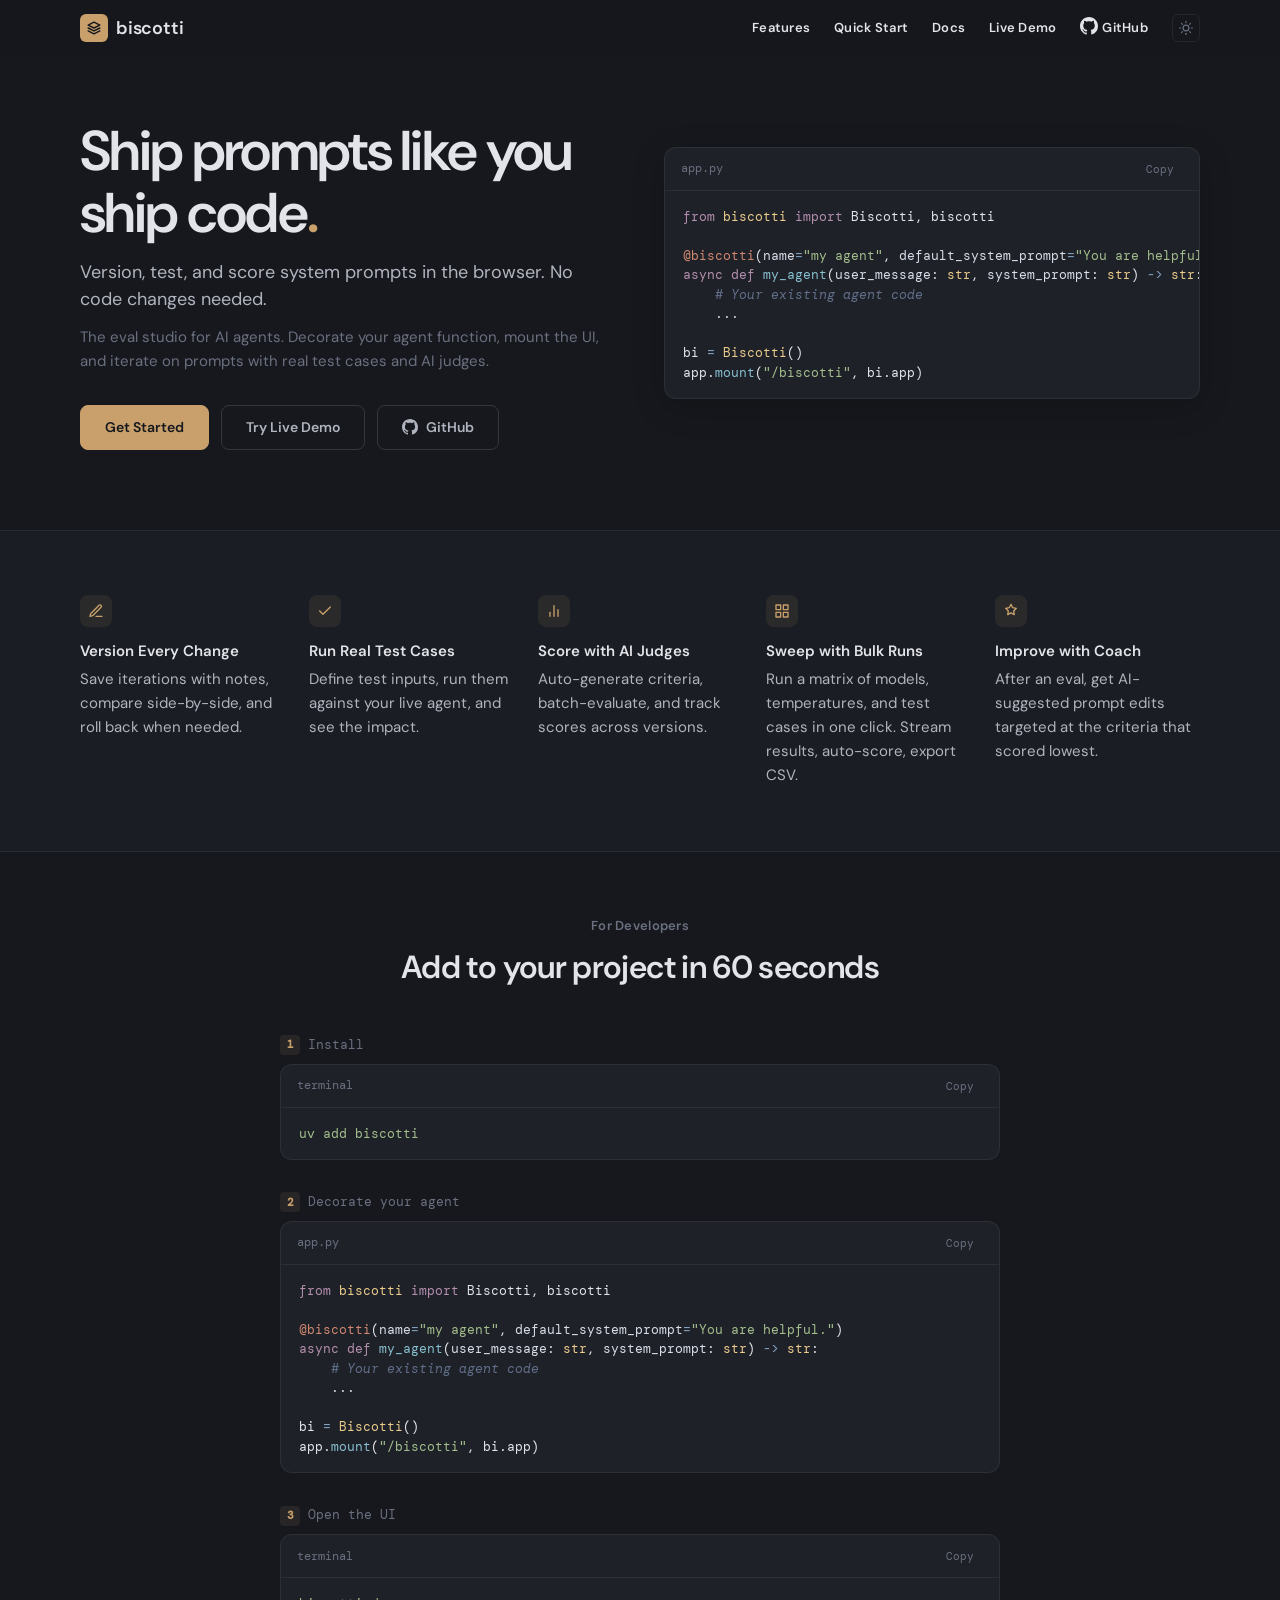
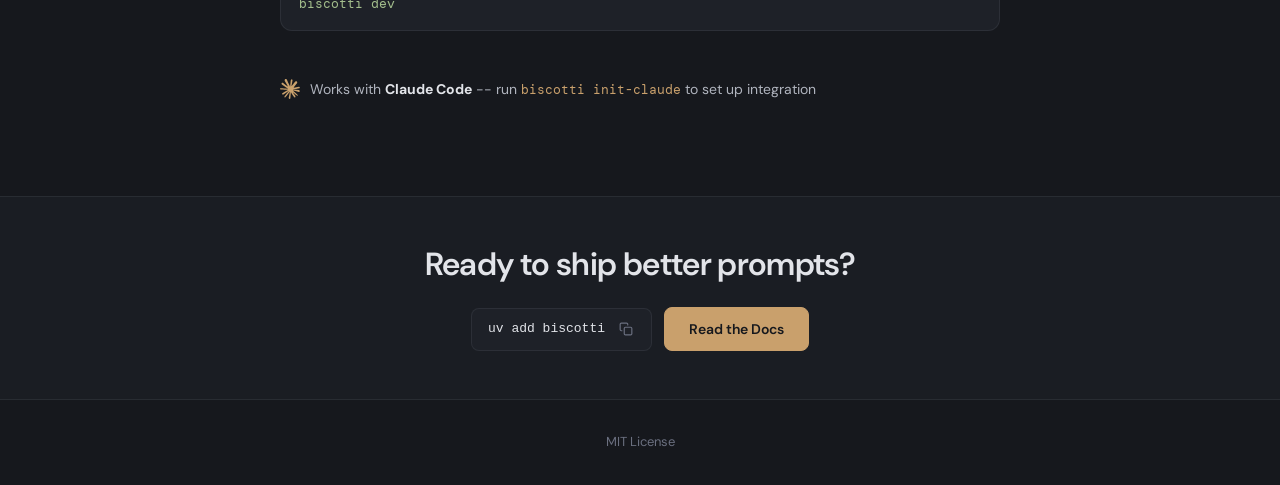
<file: biscotti/ui/static/index.html>
<!DOCTYPE html>
<html lang="en" data-theme="dark">
<head>
<script>document.documentElement.setAttribute('data-theme',localStorage.getItem('biscotti-theme')||'dark')</script>
<meta charset="UTF-8">
<meta name="viewport" content="width=device-width, initial-scale=1.0">
<title>biscotti -- The prompt eval studio for AI agents</title>
<meta name="description" content="Iterate on system prompts with real test cases, track every version, and score quality with AI judges.">
<link rel="preconnect" href="https://fonts.googleapis.com">
<link rel="preconnect" href="https://fonts.gstatic.com" crossorigin>
<link href="https://fonts.googleapis.com/css2?family=DM+Sans:opsz,wght@9..40,400;9..40,600&family=DM+Mono:wght@400&display=swap" rel="stylesheet">
<style>
/* ================================================================
   CSS Variables -- unified with main app tokens
   ================================================================ */
:root {
  --font-body: 'DM Sans', system-ui, sans-serif;
  --font-mono: 'DM Mono', 'Menlo', monospace;
}

[data-theme="dark"] {
  --bg: #16181d;
  --bg-alt: #1a1d23;
  --surface: #1e2128;
  --border: rgba(200,210,230,0.08);
  --border-hover: rgba(200,210,230,0.16);
  --text: #e2e4e9;
  --text-muted: #b0b4be;
  --text-dim: #6b7080;
  --accent: #c9a06c;
  --accent-hover: #d4af7f;
  --accent-dim: rgba(201,160,108,0.10);
  --accent-border: rgba(201,160,108,0.25);
  --accent-contrast: #16181d;

  --code-keyword: #b48ead;
  --code-string: #a3be8c;
  --code-function: #88c0d0;
  --code-comment: #616e88;
  --code-decorator: #d08770;
  --code-class: #ebcb8b;
  --code-param: #d8dee9;
  --code-operator: #81a1c1;
  --code-shell: #a3be8c;
}

[data-theme="light"] {
  --bg: #f5f4f1;
  --bg-alt: #efeee9;
  --surface: #ffffff;
  --border: rgba(0,0,0,0.06);
  --border-hover: rgba(0,0,0,0.12);
  --text: #1c1917;
  --text-muted: #57534e;
  --text-dim: #a8a29e;
  --accent: #a17a45;
  --accent-hover: #8b6935;
  --accent-dim: rgba(161,122,69,0.08);
  --accent-border: rgba(161,122,69,0.20);
  --accent-contrast: #ffffff;

  --code-keyword: #7c3aed;
  --code-string: #16a34a;
  --code-function: #0891b2;
  --code-comment: #a8a29e;
  --code-decorator: #ea580c;
  --code-class: #ca8a04;
  --code-param: #44403c;
  --code-operator: #2563eb;
  --code-shell: #16a34a;
}

/* ================================================================
   Reset & Base
   ================================================================ */
*, *::before, *::after { margin: 0; padding: 0; box-sizing: border-box; }

html {
  scroll-behavior: smooth;
  -webkit-font-smoothing: antialiased;
  -moz-osx-font-smoothing: grayscale;
}

body {
  font-family: var(--font-body);
  background: var(--bg);
  color: var(--text);
  line-height: 1.6;
  overflow-x: hidden;
}

a { color: var(--accent); text-decoration: none; transition: color 0.2s ease; }
a:hover { color: var(--accent-hover); }

/* ================================================================
   Layout
   ================================================================ */
.container {
  max-width: 1120px;
  margin: 0 auto;
  padding: 0 24px;
}

/* ================================================================
   Nav -- blur backdrop, scroll-aware border
   ================================================================ */
.nav {
  position: fixed;
  top: 0;
  left: 0;
  right: 0;
  z-index: 100;
  padding: 0 24px;
  background: color-mix(in srgb, var(--bg) 80%, transparent);
  backdrop-filter: blur(12px);
  -webkit-backdrop-filter: blur(12px);
  border-bottom: 1px solid transparent;
  transition: border-color 0.3s ease;
}

.nav.scrolled {
  border-bottom-color: var(--border);
}

.nav-inner {
  max-width: 1120px;
  margin: 0 auto;
  height: 56px;
  display: flex;
  align-items: center;
  justify-content: space-between;
}

.nav-brand {
  display: flex;
  align-items: center;
  gap: 8px;
  font-size: 18px;
  font-weight: 600;
  color: var(--text);
  letter-spacing: -0.01em;
}

.nav-brand:hover { color: var(--text); }

.nav-brand-icon {
  width: 28px;
  height: 28px;
  border-radius: 6px;
  background: var(--accent);
  display: flex;
  align-items: center;
  justify-content: center;
}

.nav-links {
  display: flex;
  align-items: center;
  gap: 24px;
}

.nav-links a {
  font-size: 13px;
  font-weight: 600;
  color: var(--text);
  letter-spacing: 0.02em;
  transition: color 0.2s ease;
  white-space: nowrap;
}

.nav-links a:hover { color: var(--accent); }

.theme-toggle {
  background: none;
  border: 1px solid var(--border);
  border-radius: 6px;
  color: var(--text-dim);
  cursor: pointer;
  padding: 4px 6px;
  font-size: 14px;
  line-height: 1;
  display: flex;
  align-items: center;
  justify-content: center;
  width: 28px;
  height: 28px;
  transition: color 0.2s ease, border-color 0.2s ease, background 0.2s ease;
}
.theme-toggle:hover {
  color: var(--accent);
  border-color: var(--accent);
  background: var(--accent-dim);
}

/* Show sun in dark mode, moon in light mode */
[data-theme="dark"] .icon-moon { display: none; }
[data-theme="dark"] .icon-sun { display: block; }
[data-theme="light"] .icon-sun { display: none; }
[data-theme="light"] .icon-moon { display: block; }

/* ================================================================
   Hero -- split layout, code on the right
   ================================================================ */
.hero {
  padding: 120px 24px 80px;
}

.hero-inner {
  max-width: 1120px;
  margin: 0 auto;
  display: grid;
  grid-template-columns: 1fr 1fr;
  gap: 48px;
  align-items: center;
}

.hero-copy {
  text-align: left;
  min-width: 0;
}

.hero h1 {
  font-size: clamp(40px, 5vw, 56px);
  font-weight: 600;
  letter-spacing: -0.03em;
  line-height: 1.1;
  color: var(--text);
  margin-bottom: 16px;
}

.hero h1 .accent-dot {
  color: var(--accent);
}

.hero .tagline {
  font-size: 18px;
  font-weight: 400;
  color: var(--text-muted);
  line-height: 1.5;
  margin-bottom: 12px;
}

.hero .subtext {
  font-size: 15px;
  color: var(--text-dim);
  line-height: 1.6;
  margin-bottom: 32px;
}

.hero-actions {
  display: flex;
  align-items: center;
  gap: 12px;
}

.hero-code {
  position: relative;
  min-width: 0;
}

.hero-code .code-block {
  box-shadow: 0 8px 32px rgba(0,0,0,0.2);
}

[data-theme="light"] .hero-code .code-block {
  box-shadow: 0 8px 32px rgba(0,0,0,0.08);
}

/* ================================================================
   Buttons -- primary, ghost, tertiary with all states
   ================================================================ */
.btn {
  display: inline-flex;
  align-items: center;
  justify-content: center;
  gap: 8px;
  padding: 10px 24px;
  border-radius: 8px;
  font-family: var(--font-body);
  font-size: 14px;
  font-weight: 600;
  cursor: pointer;
  border: 1px solid transparent;
  transition: all 0.15s ease;
  -webkit-user-select: none;
  user-select: none;
}

.btn:focus-visible {
  outline: 2px solid var(--accent);
  outline-offset: 2px;
}

.btn:active {
  transform: scale(0.98);
}

.btn-primary {
  background: var(--accent);
  color: var(--accent-contrast);
  border-color: var(--accent);
}

.btn-primary:hover {
  background: var(--accent-hover);
  border-color: var(--accent-hover);
  color: var(--accent-contrast);
}

.btn-ghost {
  background: transparent;
  color: var(--text-muted);
  border-color: var(--border-hover);
}

.btn-ghost:hover {
  border-color: var(--text-dim);
  color: var(--text);
}

.btn-ghost svg {
  width: 16px;
  height: 16px;
}

/* ================================================================
   Code blocks -- elevated surface for depth
   ================================================================ */
.code-block {
  background: var(--surface);
  border: 1px solid var(--border);
  border-radius: 12px;
  overflow: hidden;
  margin-bottom: 24px;
}

.code-header {
  display: flex;
  align-items: center;
  justify-content: space-between;
  padding: 10px 16px;
  border-bottom: 1px solid var(--border);
}

.code-header .lang {
  font-family: var(--font-mono);
  font-size: 12px;
  color: var(--text-dim);
}

.code-header .copy-btn {
  position: relative;
  background: none;
  border: 1px solid transparent;
  border-radius: 4px;
  padding: 3px 8px;
  font-family: var(--font-mono);
  font-size: 11px;
  color: var(--text-dim);
  cursor: pointer;
  transition: all 0.15s ease;
}

.code-header .copy-btn:hover {
  border-color: var(--border-hover);
  color: var(--text-muted);
}

.code-header .copy-btn:focus-visible {
  outline: 2px solid var(--accent);
  outline-offset: 2px;
}

.code-header .copy-btn.copied {
  color: var(--accent);
  border-color: var(--accent-border);
}

.code-body {
  padding: 16px 18px;
  overflow-x: auto;
}

.code-body pre {
  font-family: var(--font-mono);
  font-size: 13px;
  line-height: 1.5;
  color: var(--text);
  white-space: pre;
  tab-size: 4;
}

/* Syntax highlighting */
.kw { color: var(--code-keyword); }
.str { color: var(--code-string); }
.fn { color: var(--code-function); }
.cm { color: var(--code-comment); font-style: italic; }
.dec { color: var(--code-decorator); }
.cls { color: var(--code-class); }
.par { color: var(--code-param); }
.op { color: var(--code-operator); }
.sh { color: var(--code-shell); }

/* ================================================================
   Feature Strip -- single row, 3 items, alt background
   ================================================================ */
.features {
  background: var(--bg-alt);
  border-top: 1px solid var(--border);
  border-bottom: 1px solid var(--border);
  padding: 64px 24px;
}

.features-strip {
  max-width: 1120px;
  margin: 0 auto;
  display: grid;
  grid-template-columns: repeat(auto-fit, minmax(200px, 1fr));
  gap: 24px;
}

.feature-item {
  text-align: left;
}

.feature-item:hover h3 {
  color: var(--text);
}

.feature-icon {
  width: 32px;
  height: 32px;
  border-radius: 8px;
  display: flex;
  align-items: center;
  justify-content: center;
  margin-bottom: 12px;
  color: var(--accent);
  background: var(--accent-dim);
}

.feature-icon svg {
  width: 16px;
  height: 16px;
}

.feature-item h3 {
  font-size: 15px;
  font-weight: 600;
  margin-bottom: 4px;
  color: var(--text);
  transition: color 0.2s ease;
}

.feature-item p {
  font-size: 15px;
  line-height: 1.6;
  color: var(--text-muted);
}

/* ================================================================
   Quick Start -- numbered steps
   ================================================================ */
.quickstart {
  padding: 64px 24px 80px;
}

.section-label {
  font-size: 13px;
  font-weight: 600;
  color: var(--text-dim);
  letter-spacing: 0.02em;
  margin-bottom: 12px;
  text-align: center;
}

.section-title {
  font-size: clamp(24px, 3vw, 32px);
  font-weight: 600;
  letter-spacing: -0.02em;
  line-height: 1.2;
  text-align: center;
  color: var(--text);
  margin-bottom: 48px;
}

.quickstart-content {
  max-width: 720px;
  margin: 0 auto;
}

.step {
  margin-bottom: 32px;
}

.step:last-child {
  margin-bottom: 0;
}

.step-label {
  font-family: var(--font-mono);
  font-size: 13px;
  font-weight: 400;
  color: var(--text-dim);
  margin-bottom: 8px;
  display: flex;
  align-items: center;
  gap: 8px;
}

.step-number {
  display: inline-flex;
  align-items: center;
  justify-content: center;
  width: 20px;
  height: 20px;
  border-radius: 4px;
  background: var(--accent-dim);
  color: var(--accent);
  font-size: 11px;
  font-weight: 600;
  font-family: var(--font-mono);
}

.claude-badge {
  display: flex;
  align-items: center;
  gap: 10px;
  padding: 16px 0;
  font-size: 14px;
  color: var(--text-muted);
  line-height: 1.5;
}

.claude-badge strong {
  color: var(--text);
}

.claude-logo {
  color: var(--accent);
  flex-shrink: 0;
}

/* ================================================================
   Closing CTA Bar
   ================================================================ */
.cta-bar {
  background: var(--bg-alt);
  border-top: 1px solid var(--border);
  border-bottom: 1px solid var(--border);
  padding: 48px 24px;
  text-align: center;
}

.cta-bar h2 {
  font-size: clamp(24px, 3vw, 32px);
  font-weight: 600;
  letter-spacing: -0.02em;
  line-height: 1.2;
  color: var(--text);
  margin-bottom: 24px;
}

.cta-actions {
  display: flex;
  align-items: center;
  justify-content: center;
  gap: 12px;
  flex-wrap: wrap;
}

.cta-install {
  display: inline-flex;
  align-items: center;
  gap: 12px;
  padding: 10px 16px;
  background: var(--surface);
  border: 1px solid var(--border);
  border-radius: 8px;
  font-family: var(--font-mono);
  font-size: 13px;
  color: var(--text-muted);
}

.cta-install code {
  color: var(--text);
}

.cta-install .copy-btn {
  background: none;
  border: none;
  padding: 2px;
  cursor: pointer;
  color: var(--text-dim);
  transition: color 0.15s ease;
  display: flex;
  align-items: center;
}

.cta-install .copy-btn:hover {
  color: var(--text-muted);
}

.cta-install .copy-btn:focus-visible {
  outline: 2px solid var(--accent);
  outline-offset: 2px;
}

.cta-install .copy-btn.copied {
  color: var(--accent);
}

/* ================================================================
   Footer
   ================================================================ */
.footer {
  padding: 32px 24px;
  text-align: center;
}

.footer p {
  font-size: 13px;
  color: var(--text-dim);
}

.footer a { color: var(--text-muted); }
.footer a:hover { color: var(--text); }
.footer .sep { margin: 0 8px; opacity: .4; }

/* ================================================================
   Responsive
   ================================================================ */
@media (max-width: 768px) {
  .hero { padding: 96px 20px 48px; }
  .hero-inner {
    grid-template-columns: 1fr;
    gap: 32px;
  }
  .hero-copy { text-align: center; }
  .hero h1 { font-size: 36px; }
  .hero-actions {
    flex-direction: column;
    width: 100%;
  }
  .btn { width: 100%; justify-content: center; }
  .features-strip {
    grid-template-columns: 1fr;
    gap: 24px;
  }
  .nav-links { gap: 14px; }
  .nav-links a.hide-mobile { display: none; }
  .code-body pre { font-size: 12px; }
  .cta-actions { flex-direction: column; }
  .cta-install { width: 100%; justify-content: center; }
}

/* ================================================================
   Reduced motion
   ================================================================ */
@media (prefers-reduced-motion: reduce) {
  *, *::before, *::after {
    transition-duration: 0s !important;
    animation-duration: 0s !important;
  }
  html { scroll-behavior: auto; }
}
</style>
</head>
<body>

<!-- NAV -->
<nav class="nav" id="nav">
  <div class="nav-inner">
    <a href="#" class="nav-brand">
      <span class="nav-brand-icon">
        <svg width="14" height="14" viewBox="0 0 24 24" fill="none" stroke="currentColor" style="color:var(--accent-contrast)" stroke-width="2.5" stroke-linecap="round" stroke-linejoin="round"><path d="M12 2L2 7l10 5 10-5-10-5z"/><path d="M2 17l10 5 10-5"/><path d="M2 12l10 5 10-5"/></svg>
      </span>
      biscotti
    </a>
    <div class="nav-links">
      <a href="#features" class="hide-mobile">Features</a>
      <a href="#quickstart" class="hide-mobile">Quick Start</a>
      <a href="/docs">Docs</a>
      <a href="/app.html">Live Demo</a>
      <a href="https://github.com/gabrielmongalo/biscotti" target="_blank" rel="noopener">
        <svg width="18" height="18" viewBox="0 0 16 16" fill="currentColor" style="vertical-align:-3px;margin-right:4px"><path d="M8 0C3.58 0 0 3.58 0 8c0 3.54 2.29 6.53 5.47 7.59.4.07.55-.17.55-.38 0-.19-.01-.82-.01-1.49-2.01.37-2.53-.49-2.69-.94-.09-.23-.48-.94-.82-1.13-.28-.15-.68-.52-.01-.53.63-.01 1.08.58 1.23.82.72 1.21 1.87.87 2.33.66.07-.52.28-.87.51-1.07-1.78-.2-3.64-.89-3.64-3.95 0-.87.31-1.59.82-2.15-.08-.2-.36-1.02.08-2.12 0 0 .67-.21 2.2.82.64-.18 1.32-.27 2-.27.68 0 1.36.09 2 .27 1.53-1.04 2.2-.82 2.2-.82.44 1.1.16 1.92.08 2.12.51.56.82 1.27.82 2.15 0 3.07-1.87 3.75-3.65 3.95.29.25.54.73.54 1.48 0 1.07-.01 1.93-.01 2.2 0 .21.15.46.55.38A8.013 8.013 0 0016 8c0-4.42-3.58-8-8-8z"/></svg>GitHub
      </a>
      <button class="theme-toggle" id="themeToggle" aria-label="Toggle theme">
        <svg class="icon-sun" width="16" height="16" viewBox="0 0 24 24" fill="none" stroke="currentColor" stroke-width="2" stroke-linecap="round" stroke-linejoin="round"><circle cx="12" cy="12" r="5"/><line x1="12" y1="1" x2="12" y2="3"/><line x1="12" y1="21" x2="12" y2="23"/><line x1="4.22" y1="4.22" x2="5.64" y2="5.64"/><line x1="18.36" y1="18.36" x2="19.78" y2="19.78"/><line x1="1" y1="12" x2="3" y2="12"/><line x1="21" y1="12" x2="23" y2="12"/><line x1="4.22" y1="19.78" x2="5.64" y2="18.36"/><line x1="18.36" y1="5.64" x2="19.78" y2="4.22"/></svg>
        <svg class="icon-moon" width="16" height="16" viewBox="0 0 24 24" fill="none" stroke="currentColor" stroke-width="2" stroke-linecap="round" stroke-linejoin="round"><path d="M21 12.79A9 9 0 1 1 11.21 3 7 7 0 0 0 21 12.79z"/></svg>
      </button>
    </div>
  </div>
</nav>

<!-- HERO SPLIT -->
<section class="hero" id="hero">
  <div class="hero-inner">
    <div class="hero-copy">
      <h1>Ship prompts like you ship code<span class="accent-dot">.</span></h1>
      <p class="tagline">Version, test, and score system prompts in the browser. No code changes needed.</p>
      <p class="subtext">
        The eval studio for AI agents. Decorate your agent function, mount the UI, and iterate on prompts with real test cases and AI judges.
      </p>
      <div class="hero-actions">
        <a href="#quickstart" class="btn btn-primary">Get Started</a>
        <a href="/app.html" class="btn btn-ghost">Try Live Demo</a>
        <a href="https://github.com/gabrielmongalo/biscotti" target="_blank" rel="noopener" class="btn btn-ghost">
          <svg viewBox="0 0 24 24" fill="currentColor"><path d="M12 0C5.37 0 0 5.37 0 12c0 5.31 3.435 9.795 8.205 11.385.6.105.825-.255.825-.57 0-.285-.015-1.23-.015-2.235-3.015.555-3.795-.735-4.035-1.41-.135-.345-.72-1.41-1.23-1.695-.42-.225-1.02-.78-.015-.795.945-.015 1.62.87 1.845 1.23 1.08 1.815 2.805 1.305 3.495.99.105-.78.42-1.305.765-1.605-2.67-.3-5.46-1.335-5.46-5.925 0-1.305.465-2.385 1.23-3.225-.12-.3-.54-1.53.12-3.18 0 0 1.005-.315 3.3 1.23.96-.27 1.98-.405 3-.405s2.04.135 3 .405c2.295-1.56 3.3-1.23 3.3-1.23.66 1.65.24 2.88.12 3.18.765.84 1.23 1.905 1.23 3.225 0 4.605-2.805 5.625-5.475 5.925.435.375.81 1.095.81 2.22 0 1.605-.015 2.895-.015 3.3 0 .315.225.69.825.57A12.02 12.02 0 0024 12c0-6.63-5.37-12-12-12z"/></svg>
          GitHub
        </a>
      </div>
    </div>
    <div class="hero-code">
      <div class="code-block">
        <div class="code-header">
          <span class="lang">app.py</span>
          <button class="copy-btn" data-code="from biscotti import Biscotti, biscotti

@biscotti(name=&quot;my agent&quot;, default_system_prompt=&quot;You are helpful.&quot;)
async def my_agent(user_message: str, system_prompt: str) -> str:
    # Your existing agent code
    ...

bi = Biscotti()
app.mount(&quot;/biscotti&quot;, bi.app)">Copy</button>
        </div>
        <div class="code-body">
<pre><span class="kw">from</span> <span class="cls">biscotti</span> <span class="kw">import</span> Biscotti, biscotti

<span class="dec">@biscotti</span>(<span class="par">name</span><span class="op">=</span><span class="str">"my agent"</span>, <span class="par">default_system_prompt</span><span class="op">=</span><span class="str">"You are helpful."</span>)
<span class="kw">async def</span> <span class="fn">my_agent</span>(<span class="par">user_message</span>: <span class="cls">str</span>, <span class="par">system_prompt</span>: <span class="cls">str</span>) <span class="op">-></span> <span class="cls">str</span>:
    <span class="cm"># Your existing agent code</span>
    ...

bi <span class="op">=</span> <span class="cls">Biscotti</span>()
app.<span class="fn">mount</span>(<span class="str">"/biscotti"</span>, bi.app)</pre>
        </div>
      </div>
    </div>
  </div>
</section>

<!-- FEATURE STRIP -->
<section class="features" id="features">
  <div class="features-strip">

    <div class="feature-item">
      <div class="feature-icon">
        <svg viewBox="0 0 24 24" fill="none" stroke="currentColor" stroke-width="2" stroke-linecap="round" stroke-linejoin="round"><path d="M12 20h9"/><path d="M16.5 3.5a2.121 2.121 0 013 3L7 19l-4 1 1-4L16.5 3.5z"/></svg>
      </div>
      <h3>Version Every Change</h3>
      <p>Save iterations with notes, compare side-by-side, and roll back when needed.</p>
    </div>

    <div class="feature-item">
      <div class="feature-icon">
        <svg viewBox="0 0 24 24" fill="none" stroke="currentColor" stroke-width="2" stroke-linecap="round" stroke-linejoin="round"><polyline points="20 6 9 17 4 12"/></svg>
      </div>
      <h3>Run Real Test Cases</h3>
      <p>Define test inputs, run them against your live agent, and see the impact.</p>
    </div>

    <div class="feature-item">
      <div class="feature-icon">
        <svg viewBox="0 0 24 24" fill="none" stroke="currentColor" stroke-width="2" stroke-linecap="round" stroke-linejoin="round"><path d="M18 20V10"/><path d="M12 20V4"/><path d="M6 20v-6"/></svg>
      </div>
      <h3>Score with AI Judges</h3>
      <p>Auto-generate criteria, batch-evaluate, and track scores across versions.</p>
    </div>

    <div class="feature-item">
      <div class="feature-icon">
        <svg viewBox="0 0 24 24" fill="none" stroke="currentColor" stroke-width="2" stroke-linecap="round" stroke-linejoin="round"><rect x="3" y="3" width="7" height="7"/><rect x="14" y="3" width="7" height="7"/><rect x="3" y="14" width="7" height="7"/><rect x="14" y="14" width="7" height="7"/></svg>
      </div>
      <h3>Sweep with Bulk Runs</h3>
      <p>Run a matrix of models, temperatures, and test cases in one click. Stream results, auto-score, export CSV.</p>
    </div>

    <div class="feature-item">
      <div class="feature-icon">
        <svg viewBox="0 0 24 24" fill="none" stroke="currentColor" stroke-width="2" stroke-linecap="round" stroke-linejoin="round"><path d="M12 2l2.39 4.84L20 8l-4 3.9.94 5.5L12 14.8l-4.94 2.6L8 11.9 4 8l5.61-1.16L12 2z"/></svg>
      </div>
      <h3>Improve with Coach</h3>
      <p>After an eval, get AI-suggested prompt edits targeted at the criteria that scored lowest.</p>
    </div>

  </div>
</section>

<!-- QUICK START -->
<section class="quickstart" id="quickstart">
  <div class="container">
    <p class="section-label">For Developers</p>
    <h2 class="section-title">Add to your project in 60 seconds</h2>

    <div class="quickstart-content">

      <div class="step">
        <p class="step-label"><span class="step-number">1</span> Install</p>
        <div class="code-block">
          <div class="code-header">
            <span class="lang">terminal</span>
            <button class="copy-btn" data-code="uv add biscotti">Copy</button>
          </div>
          <div class="code-body">
<pre><span class="sh">uv add biscotti</span></pre>
          </div>
        </div>
      </div>

      <div class="step">
        <p class="step-label"><span class="step-number">2</span> Decorate your agent</p>
        <div class="code-block">
          <div class="code-header">
            <span class="lang">app.py</span>
            <button class="copy-btn" data-code="from biscotti import Biscotti, biscotti

@biscotti(name=&quot;my agent&quot;, default_system_prompt=&quot;You are helpful.&quot;)
async def my_agent(user_message: str, system_prompt: str) -> str:
    # Your existing agent code
    ...

bi = Biscotti()
app.mount(&quot;/biscotti&quot;, bi.app)">Copy</button>
          </div>
          <div class="code-body">
<pre><span class="kw">from</span> <span class="cls">biscotti</span> <span class="kw">import</span> Biscotti, biscotti

<span class="dec">@biscotti</span>(<span class="par">name</span><span class="op">=</span><span class="str">"my agent"</span>, <span class="par">default_system_prompt</span><span class="op">=</span><span class="str">"You are helpful."</span>)
<span class="kw">async def</span> <span class="fn">my_agent</span>(<span class="par">user_message</span>: <span class="cls">str</span>, <span class="par">system_prompt</span>: <span class="cls">str</span>) <span class="op">-></span> <span class="cls">str</span>:
    <span class="cm"># Your existing agent code</span>
    ...

bi <span class="op">=</span> <span class="cls">Biscotti</span>()
app.<span class="fn">mount</span>(<span class="str">"/biscotti"</span>, bi.app)</pre>
          </div>
        </div>
      </div>

      <div class="step">
        <p class="step-label"><span class="step-number">3</span> Open the UI</p>
        <div class="code-block">
          <div class="code-header">
            <span class="lang">terminal</span>
            <button class="copy-btn" data-code="biscotti dev">Copy</button>
          </div>
          <div class="code-body">
<pre><span class="sh">biscotti dev</span></pre>
          </div>
        </div>
      </div>

      <div class="claude-badge">
        <svg class="claude-logo" width="20" height="20" viewBox="0 0 16 16" fill="currentColor" xmlns="http://www.w3.org/2000/svg">
          <path d="m3.127 10.604 3.135-1.76.053-.153-.053-.085H6.11l-.525-.032-1.791-.048-1.554-.065-1.505-.08-.38-.081L0 7.832l.036-.234.32-.214.455.04 1.009.069 1.513.105 1.097.064 1.626.17h.259l.036-.105-.089-.065-.068-.064-1.566-1.062-1.695-1.121-.887-.646-.48-.327-.243-.306-.104-.67.435-.48.585.04.15.04.593.456 1.267.981 1.654 1.218.242.202.097-.068.012-.049-.109-.181-.9-1.626-.96-1.655-.428-.686-.113-.411a2 2 0 0 1-.068-.484l.496-.674L4.446 0l.662.089.279.242.411.94.666 1.48 1.033 2.014.302.597.162.553.06.17h.105v-.097l.085-1.134.157-1.392.154-1.792.052-.504.25-.605.497-.327.387.186.319.456-.045.294-.19 1.23-.37 1.93-.243 1.29h.142l.161-.16.654-.868 1.097-1.372.484-.545.565-.601.363-.287h.686l.505.751-.226.775-.707.895-.585.759-.839 1.13-.524.904.048.072.125-.012 1.897-.403 1.024-.186 1.223-.21.553.258.06.263-.218.536-1.307.323-1.533.307-2.284.54-.028.02.032.04 1.029.098.44.024h1.077l2.005.15.525.346.315.424-.053.323-.807.411-3.631-.863-.872-.218h-.12v.073l.726.71 1.331 1.202 1.667 1.55.084.383-.214.302-.226-.032-1.464-1.101-.565-.497-1.28-1.077h-.084v.113l.295.432 1.557 2.34.08.718-.112.234-.404.141-.444-.08-.911-1.28-.94-1.44-.759-1.291-.093.053-.448 4.821-.21.246-.484.186-.403-.307-.214-.496.214-.98.258-1.28.21-1.016.19-1.263.112-.42-.008-.028-.092.012-.953 1.307-1.448 1.957-1.146 1.227-.274.109-.477-.247.045-.44.266-.39 1.586-2.018.956-1.25.617-.723-.004-.105h-.036l-4.212 2.736-.75.096-.324-.302.04-.496.154-.162 1.267-.871z"/>
        </svg>
        <span>Works with <strong>Claude Code</strong> -- run <code style="font-family:var(--font-mono);color:var(--accent);font-size:13px;">biscotti init-claude</code> to set up integration</span>
      </div>

    </div>
  </div>
</section>

<!-- CLOSING CTA -->
<section class="cta-bar">
  <h2>Ready to ship better prompts?</h2>
  <div class="cta-actions">
    <div class="cta-install">
      <code>uv add biscotti</code>
      <button class="copy-btn" data-code="uv add biscotti" aria-label="Copy install command">
        <svg width="14" height="14" viewBox="0 0 24 24" fill="none" stroke="currentColor" stroke-width="2" stroke-linecap="round" stroke-linejoin="round"><rect x="9" y="9" width="13" height="13" rx="2"/><path d="M5 15H4a2 2 0 01-2-2V4a2 2 0 012-2h9a2 2 0 012 2v1"/></svg>
      </button>
    </div>
    <a href="/docs" class="btn btn-primary">Read the Docs</a>
  </div>
</section>

<!-- FOOTER -->
<footer class="footer">
  <p>
    MIT License
  </p>
</footer>

<script>
(function () {
  // Theme toggle -- shared with main app via localStorage
  var savedTheme = localStorage.getItem('biscotti-theme') || 'dark';
  document.documentElement.setAttribute('data-theme', savedTheme);

  var toggle = document.getElementById('themeToggle');
  if (toggle) {
    toggle.addEventListener('click', function () {
      var current = document.documentElement.getAttribute('data-theme');
      var next = current === 'dark' ? 'light' : 'dark';
      document.documentElement.setAttribute('data-theme', next);
      localStorage.setItem('biscotti-theme', next);
    });
  }

  // Nav scroll border -- IntersectionObserver on hero
  var nav = document.getElementById('nav');
  var hero = document.getElementById('hero');
  if (nav && hero) {
    var observer = new IntersectionObserver(function (entries) {
      nav.classList.toggle('scrolled', !entries[0].isIntersecting);
    }, { threshold: 0, rootMargin: '-56px 0px 0px 0px' });
    observer.observe(hero);
  }

  // Copy buttons with animated feedback
  document.querySelectorAll('.copy-btn').forEach(function (btn) {
    btn.addEventListener('click', function () {
      var code = btn.getAttribute('data-code');
      if (!code) return;
      navigator.clipboard.writeText(code).then(function () {
        var orig = btn.innerHTML;
        var isIconBtn = btn.querySelector('svg');
        if (isIconBtn) {
          btn.innerHTML = '<svg width="14" height="14" viewBox="0 0 24 24" fill="none" stroke="currentColor" stroke-width="2" stroke-linecap="round" stroke-linejoin="round"><polyline points="20 6 9 17 4 12"/></svg>';
        } else {
          btn.textContent = 'Copied';
        }
        btn.classList.add('copied');
        setTimeout(function () {
          btn.innerHTML = orig;
          btn.classList.remove('copied');
        }, 1500);
      });
    });
  });
})();
</script>

</body>
</html>
</file>
